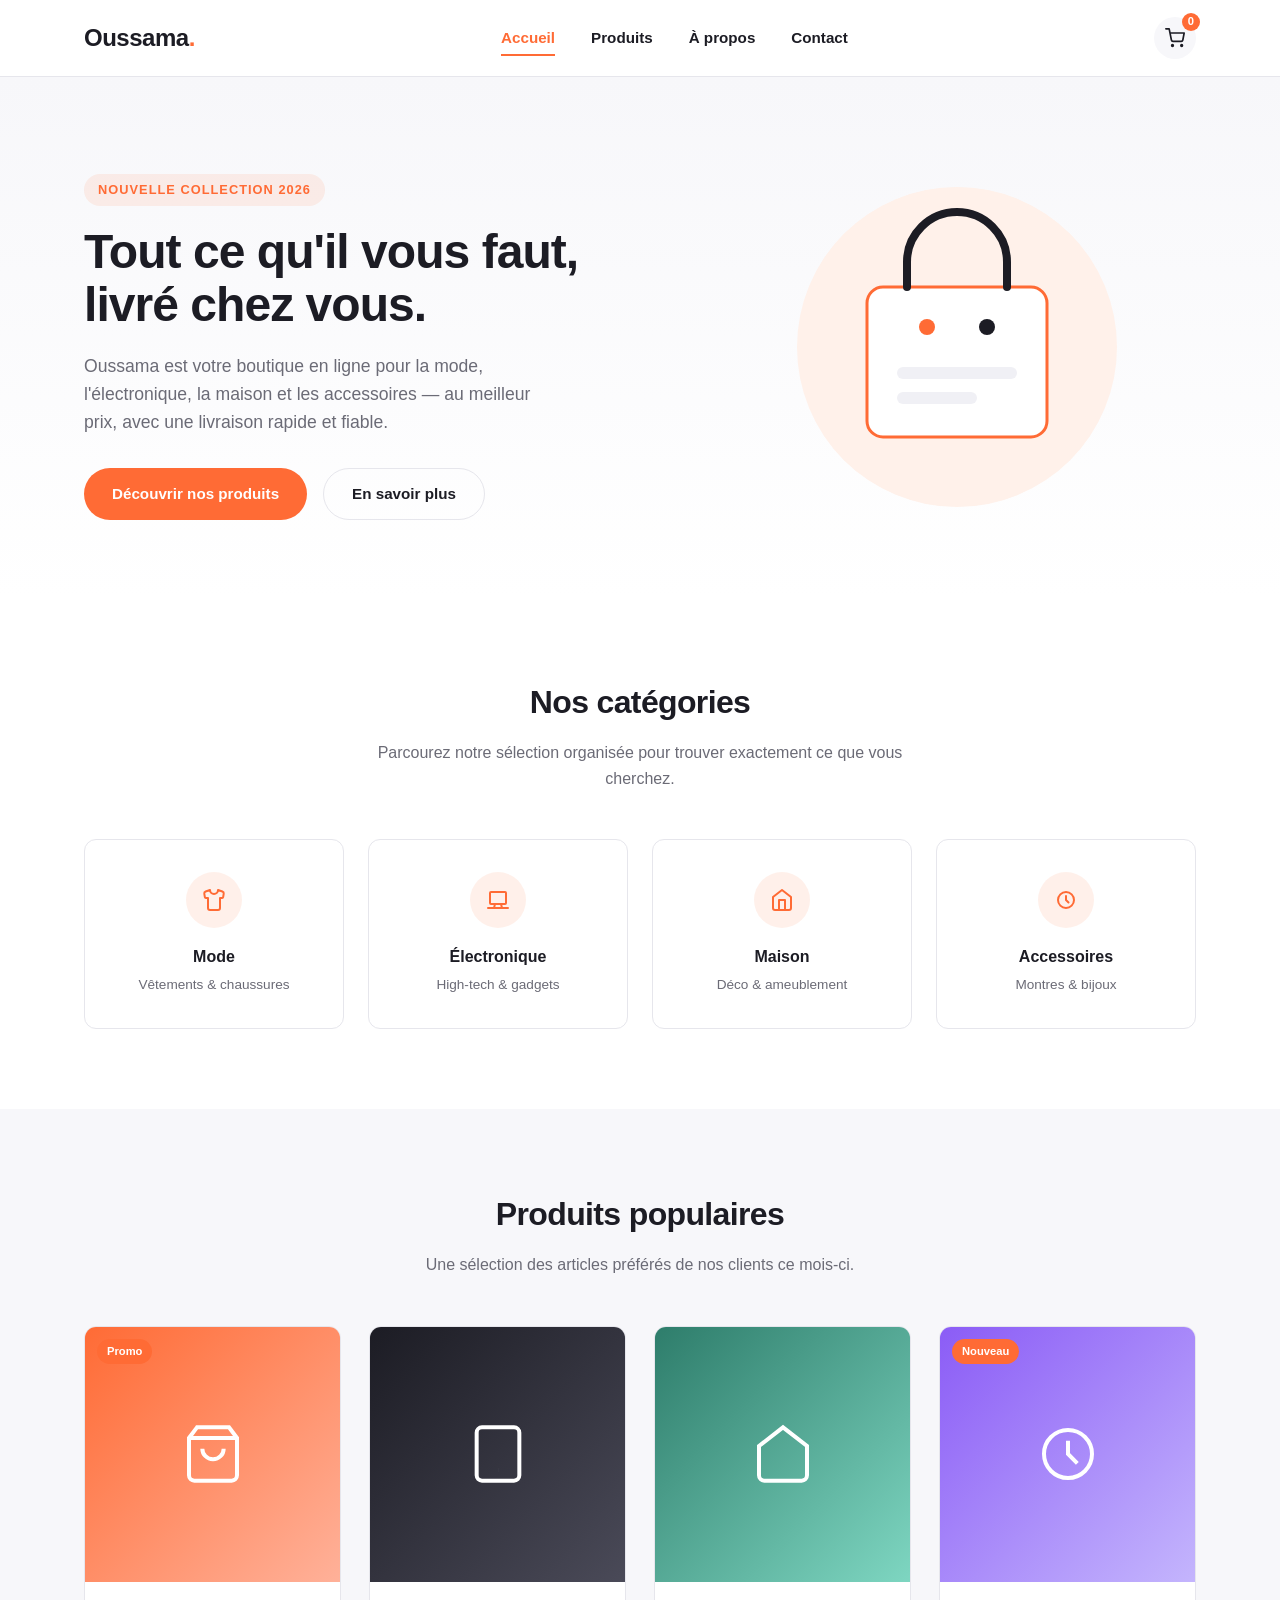
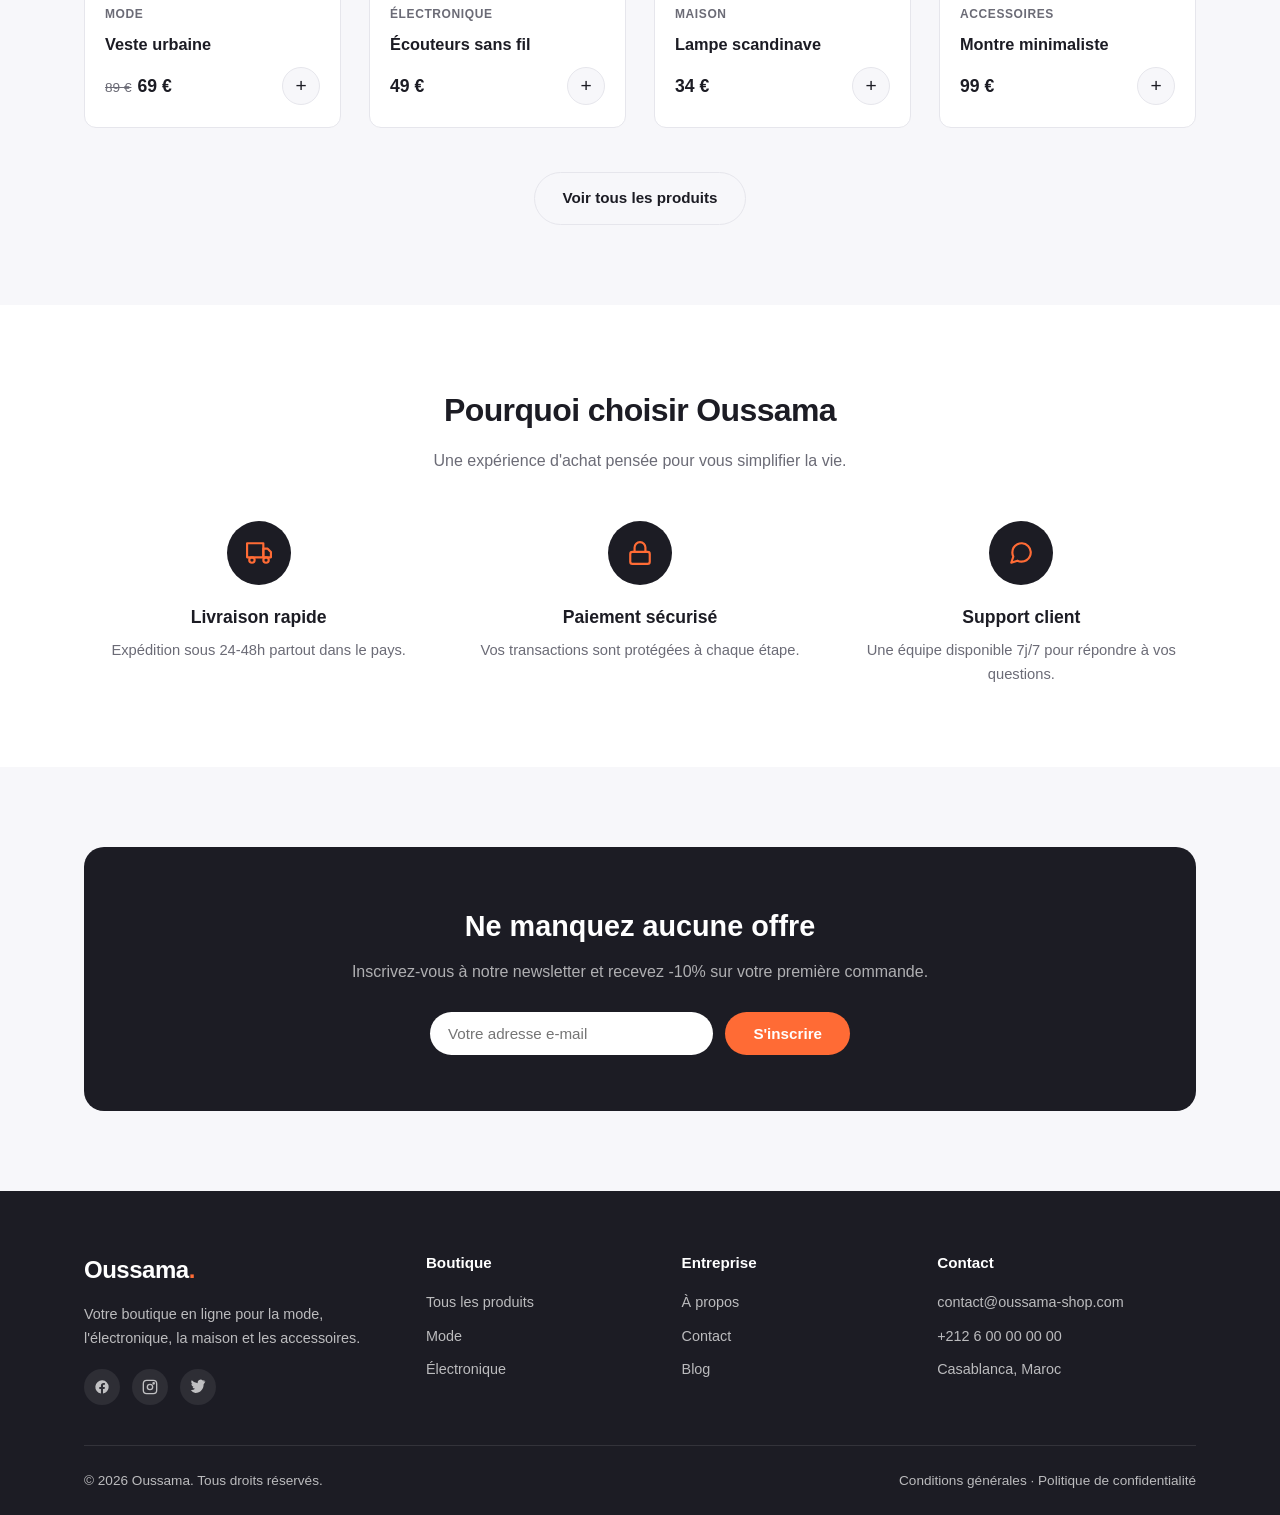
<file: index.html>
<!DOCTYPE html>
<html lang="fr">
<head>
<meta charset="UTF-8">
<meta name="viewport" content="width=device-width, initial-scale=1.0">
<title>Oussama | Boutique en ligne</title>
<meta name="description" content="Oussama - votre boutique en ligne pour la mode, l'électronique, la maison et les accessoires.">
<link rel="stylesheet" href="css/style.css">
</head>
<body>

<header class="site-header">
  <div class="container">
    <a href="index.html" class="logo">Oussama<span>.</span></a>
    <nav class="nav-links">
      <a href="index.html" class="active">Accueil</a>
      <a href="produits.html">Produits</a>
      <a href="apropos.html">À propos</a>
      <a href="contact.html">Contact</a>
    </nav>
    <div class="header-actions">
      <a href="#" class="cart-btn" aria-label="Panier">
        <svg width="20" height="20" viewBox="0 0 24 24" fill="none" stroke="currentColor" stroke-width="2" stroke-linecap="round" stroke-linejoin="round"><circle cx="9" cy="21" r="1"></circle><circle cx="20" cy="21" r="1"></circle><path d="M1 1h4l2.68 13.39a2 2 0 0 0 2 1.61h9.72a2 2 0 0 0 2-1.61L23 6H6"></path></svg>
        <span class="cart-count">0</span>
      </a>
      <button class="menu-toggle" aria-label="Menu"><span></span><span></span><span></span></button>
    </div>
  </div>
</header>

<section class="hero">
  <div class="container">
    <div>
      <span class="eyebrow">Nouvelle collection 2026</span>
      <h1>Tout ce qu'il vous faut, livré chez vous.</h1>
      <p>Oussama est votre boutique en ligne pour la mode, l'électronique, la maison et les accessoires — au meilleur prix, avec une livraison rapide et fiable.</p>
      <div class="hero-actions">
        <a href="produits.html" class="btn btn-primary">Découvrir nos produits</a>
        <a href="apropos.html" class="btn btn-outline">En savoir plus</a>
      </div>
    </div>
    <div class="hero-visual">
      <svg width="360" height="360" viewBox="0 0 360 360" fill="none">
        <circle cx="180" cy="180" r="160" fill="#FFF1EA"/>
        <rect x="90" y="120" width="180" height="150" rx="16" fill="#ffffff" stroke="#FF6B35" stroke-width="3"/>
        <path d="M130 120 V95 a50 50 0 0 1 100 0 V120" stroke="#1c1c24" stroke-width="8" fill="none" stroke-linecap="round"/>
        <circle cx="150" cy="160" r="8" fill="#FF6B35"/>
        <circle cx="210" cy="160" r="8" fill="#1c1c24"/>
        <rect x="120" y="200" width="120" height="12" rx="6" fill="#f0f0f5"/>
        <rect x="120" y="225" width="80" height="12" rx="6" fill="#f0f0f5"/>
      </svg>
    </div>
  </div>
</section>

<section>
  <div class="container">
    <div class="section-head">
      <h2>Nos catégories</h2>
      <p>Parcourez notre sélection organisée pour trouver exactement ce que vous cherchez.</p>
    </div>
    <div class="category-grid">
      <div class="category-card">
        <div class="category-icon">
          <svg width="24" height="24" viewBox="0 0 24 24" fill="none" stroke="currentColor" stroke-width="2" stroke-linecap="round" stroke-linejoin="round"><path d="M20.38 3.46 16 2a4 4 0 0 1-8 0L3.62 3.46a2 2 0 0 0-1.34 2.23l.58 3.47a1 1 0 0 0 .99.84H6v10a2 2 0 0 0 2 2h8a2 2 0 0 0 2-2V10h2.15a1 1 0 0 0 .99-.84l.58-3.47a2 2 0 0 0-1.34-2.23z"></path></svg>
        </div>
        <h3>Mode</h3>
        <p>Vêtements &amp; chaussures</p>
      </div>
      <div class="category-card">
        <div class="category-icon">
          <svg width="24" height="24" viewBox="0 0 24 24" fill="none" stroke="currentColor" stroke-width="2" stroke-linecap="round" stroke-linejoin="round"><rect x="4" y="4" width="16" height="12" rx="1"></rect><path d="M2 20h20M8 20l1-4h6l1 4"></path></svg>
        </div>
        <h3>Électronique</h3>
        <p>High-tech &amp; gadgets</p>
      </div>
      <div class="category-card">
        <div class="category-icon">
          <svg width="24" height="24" viewBox="0 0 24 24" fill="none" stroke="currentColor" stroke-width="2" stroke-linecap="round" stroke-linejoin="round"><path d="M3 9l9-7 9 7v11a2 2 0 0 1-2 2H5a2 2 0 0 1-2-2z"></path><polyline points="9 22 9 12 15 12 15 22"></polyline></svg>
        </div>
        <h3>Maison</h3>
        <p>Déco &amp; ameublement</p>
      </div>
      <div class="category-card">
        <div class="category-icon">
          <svg width="24" height="24" viewBox="0 0 24 24" fill="none" stroke="currentColor" stroke-width="2" stroke-linecap="round" stroke-linejoin="round"><circle cx="12" cy="12" r="8"></circle><polyline points="12 8 12 12 14.5 14.5"></polyline></svg>
        </div>
        <h3>Accessoires</h3>
        <p>Montres &amp; bijoux</p>
      </div>
    </div>
  </div>
</section>

<section class="alt-bg">
  <div class="container">
    <div class="section-head">
      <h2>Produits populaires</h2>
      <p>Une sélection des articles préférés de nos clients ce mois-ci.</p>
    </div>
    <div class="product-grid">
      <div class="product-card">
        <div class="product-thumb" style="background:linear-gradient(135deg,#FF6B35,#FFB199)">
          <span class="product-badge">Promo</span>
          <svg width="64" height="64" viewBox="0 0 24 24" fill="none" stroke="white" stroke-width="1.5"><path d="M6 2 3 6v14a2 2 0 0 0 2 2h14a2 2 0 0 0 2-2V6l-3-4z"></path><path d="M3 6h18"></path><path d="M16 10a4 4 0 0 1-8 0"></path></svg>
        </div>
        <div class="product-body">
          <span class="product-cat">Mode</span>
          <h3>Veste urbaine</h3>
          <div class="product-footer">
            <span class="price"><span class="price-old">89 €</span>69 €</span>
            <button class="add-btn" aria-label="Ajouter au panier">+</button>
          </div>
        </div>
      </div>
      <div class="product-card">
        <div class="product-thumb" style="background:linear-gradient(135deg,#1c1c24,#4a4a58)">
          <svg width="64" height="64" viewBox="0 0 24 24" fill="none" stroke="white" stroke-width="1.5"><rect x="4" y="2" width="16" height="20" rx="2"></rect><line x1="12" y1="18" x2="12.01" y2="18"></line></svg>
        </div>
        <div class="product-body">
          <span class="product-cat">Électronique</span>
          <h3>Écouteurs sans fil</h3>
          <div class="product-footer">
            <span class="price">49 €</span>
            <button class="add-btn" aria-label="Ajouter au panier">+</button>
          </div>
        </div>
      </div>
      <div class="product-card">
        <div class="product-thumb" style="background:linear-gradient(135deg,#2E7D6B,#7ED6C1)">
          <svg width="64" height="64" viewBox="0 0 24 24" fill="none" stroke="white" stroke-width="1.5"><path d="M3 9l9-7 9 7v11a2 2 0 0 1-2 2H5a2 2 0 0 1-2-2z"></path></svg>
        </div>
        <div class="product-body">
          <span class="product-cat">Maison</span>
          <h3>Lampe scandinave</h3>
          <div class="product-footer">
            <span class="price">34 €</span>
            <button class="add-btn" aria-label="Ajouter au panier">+</button>
          </div>
        </div>
      </div>
      <div class="product-card">
        <div class="product-thumb" style="background:linear-gradient(135deg,#8B5CF6,#C4B5FD)">
          <span class="product-badge">Nouveau</span>
          <svg width="64" height="64" viewBox="0 0 24 24" fill="none" stroke="white" stroke-width="1.5"><circle cx="12" cy="12" r="9"></circle><polyline points="12 7 12 12 15.5 15.5"></polyline></svg>
        </div>
        <div class="product-body">
          <span class="product-cat">Accessoires</span>
          <h3>Montre minimaliste</h3>
          <div class="product-footer">
            <span class="price">99 €</span>
            <button class="add-btn" aria-label="Ajouter au panier">+</button>
          </div>
        </div>
      </div>
    </div>
    <div style="text-align:center; margin-top:44px;">
      <a href="produits.html" class="btn btn-outline">Voir tous les produits</a>
    </div>
  </div>
</section>

<section>
  <div class="container">
    <div class="section-head">
      <h2>Pourquoi choisir Oussama</h2>
      <p>Une expérience d'achat pensée pour vous simplifier la vie.</p>
    </div>
    <div class="feature-grid">
      <div class="feature-card">
        <div class="feature-icon">
          <svg width="26" height="26" viewBox="0 0 24 24" fill="none" stroke="currentColor" stroke-width="2" stroke-linecap="round" stroke-linejoin="round"><rect x="1" y="3" width="15" height="13"></rect><polygon points="16 8 20 8 23 11 23 16 16 16 16 8"></polygon><circle cx="5.5" cy="18.5" r="2.5"></circle><circle cx="18.5" cy="18.5" r="2.5"></circle></svg>
        </div>
        <h3>Livraison rapide</h3>
        <p>Expédition sous 24-48h partout dans le pays.</p>
      </div>
      <div class="feature-card">
        <div class="feature-icon">
          <svg width="26" height="26" viewBox="0 0 24 24" fill="none" stroke="currentColor" stroke-width="2" stroke-linecap="round" stroke-linejoin="round"><rect x="3" y="11" width="18" height="11" rx="2"></rect><path d="M7 11V7a5 5 0 0 1 10 0v4"></path></svg>
        </div>
        <h3>Paiement sécurisé</h3>
        <p>Vos transactions sont protégées à chaque étape.</p>
      </div>
      <div class="feature-card">
        <div class="feature-icon">
          <svg width="26" height="26" viewBox="0 0 24 24" fill="none" stroke="currentColor" stroke-width="2" stroke-linecap="round" stroke-linejoin="round"><path d="M21 11.5a8.38 8.38 0 0 1-.9 3.8 8.5 8.5 0 0 1-7.6 4.7 8.38 8.38 0 0 1-3.8-.9L3 21l1.9-5.7a8.38 8.38 0 0 1-.9-3.8 8.5 8.5 0 0 1 4.7-7.6 8.38 8.38 0 0 1 3.8-.9h.5a8.48 8.48 0 0 1 8 8v.5z"></path></svg>
        </div>
        <h3>Support client</h3>
        <p>Une équipe disponible 7j/7 pour répondre à vos questions.</p>
      </div>
    </div>
  </div>
</section>

<section class="alt-bg">
  <div class="container">
    <div class="newsletter">
      <h2>Ne manquez aucune offre</h2>
      <p>Inscrivez-vous à notre newsletter et recevez -10% sur votre première commande.</p>
      <form class="newsletter-form">
        <input type="email" placeholder="Votre adresse e-mail" required>
        <button type="submit" class="btn btn-primary">S'inscrire</button>
      </form>
    </div>
  </div>
</section>

<footer class="site-footer">
  <div class="container">
    <div class="footer-grid">
      <div>
        <a href="index.html" class="logo">Oussama<span>.</span></a>
        <p>Votre boutique en ligne pour la mode, l'électronique, la maison et les accessoires.</p>
        <div class="social-links" style="margin-top:18px;">
          <a href="#" aria-label="Facebook"><svg width="16" height="16" viewBox="0 0 24 24" fill="currentColor"><path d="M22 12a10 10 0 1 0-11.6 9.9v-7H7.9V12h2.5V9.8c0-2.5 1.5-3.9 3.8-3.9 1.1 0 2.2.2 2.2.2v2.5h-1.3c-1.2 0-1.6.8-1.6 1.6V12h2.8l-.4 2.9h-2.4v7A10 10 0 0 0 22 12z"></path></svg></a>
          <a href="#" aria-label="Instagram"><svg width="16" height="16" viewBox="0 0 24 24" fill="none" stroke="currentColor" stroke-width="2"><rect x="2" y="2" width="20" height="20" rx="5"></rect><circle cx="12" cy="12" r="4"></circle><circle cx="17.5" cy="6.5" r="1"></circle></svg></a>
          <a href="#" aria-label="Twitter"><svg width="16" height="16" viewBox="0 0 24 24" fill="currentColor"><path d="M23 3a10.9 10.9 0 0 1-3.1.9 4.4 4.4 0 0 0 2-2.5 8.6 8.6 0 0 1-2.8 1 4.3 4.3 0 0 0-7.4 4 12.3 12.3 0 0 1-9-4.5 4.3 4.3 0 0 0 1.3 5.8 4.3 4.3 0 0 1-2-.5v.1a4.3 4.3 0 0 0 3.5 4.2 4.3 4.3 0 0 1-1.9.1 4.3 4.3 0 0 0 4 3 8.6 8.6 0 0 1-6.4 1.8A12.2 12.2 0 0 0 8 21c8 0 12.4-6.6 12.4-12.4v-.6A8.7 8.7 0 0 0 23 3z"></path></svg></a>
        </div>
      </div>
      <div class="footer-col">
        <h4>Boutique</h4>
        <ul>
          <li><a href="produits.html">Tous les produits</a></li>
          <li><a href="produits.html">Mode</a></li>
          <li><a href="produits.html">Électronique</a></li>
        </ul>
      </div>
      <div class="footer-col">
        <h4>Entreprise</h4>
        <ul>
          <li><a href="apropos.html">À propos</a></li>
          <li><a href="contact.html">Contact</a></li>
          <li><a href="#">Blog</a></li>
        </ul>
      </div>
      <div class="footer-col">
        <h4>Contact</h4>
        <ul>
          <li>contact@oussama-shop.com</li>
          <li>+212 6 00 00 00 00</li>
          <li>Casablanca, Maroc</li>
        </ul>
      </div>
    </div>
    <div class="footer-bottom">
      <span>© 2026 Oussama. Tous droits réservés.</span>
      <span>Conditions générales · Politique de confidentialité</span>
    </div>
  </div>
</footer>

<script src="js/script.js"></script>
</body>
</html>
</file>
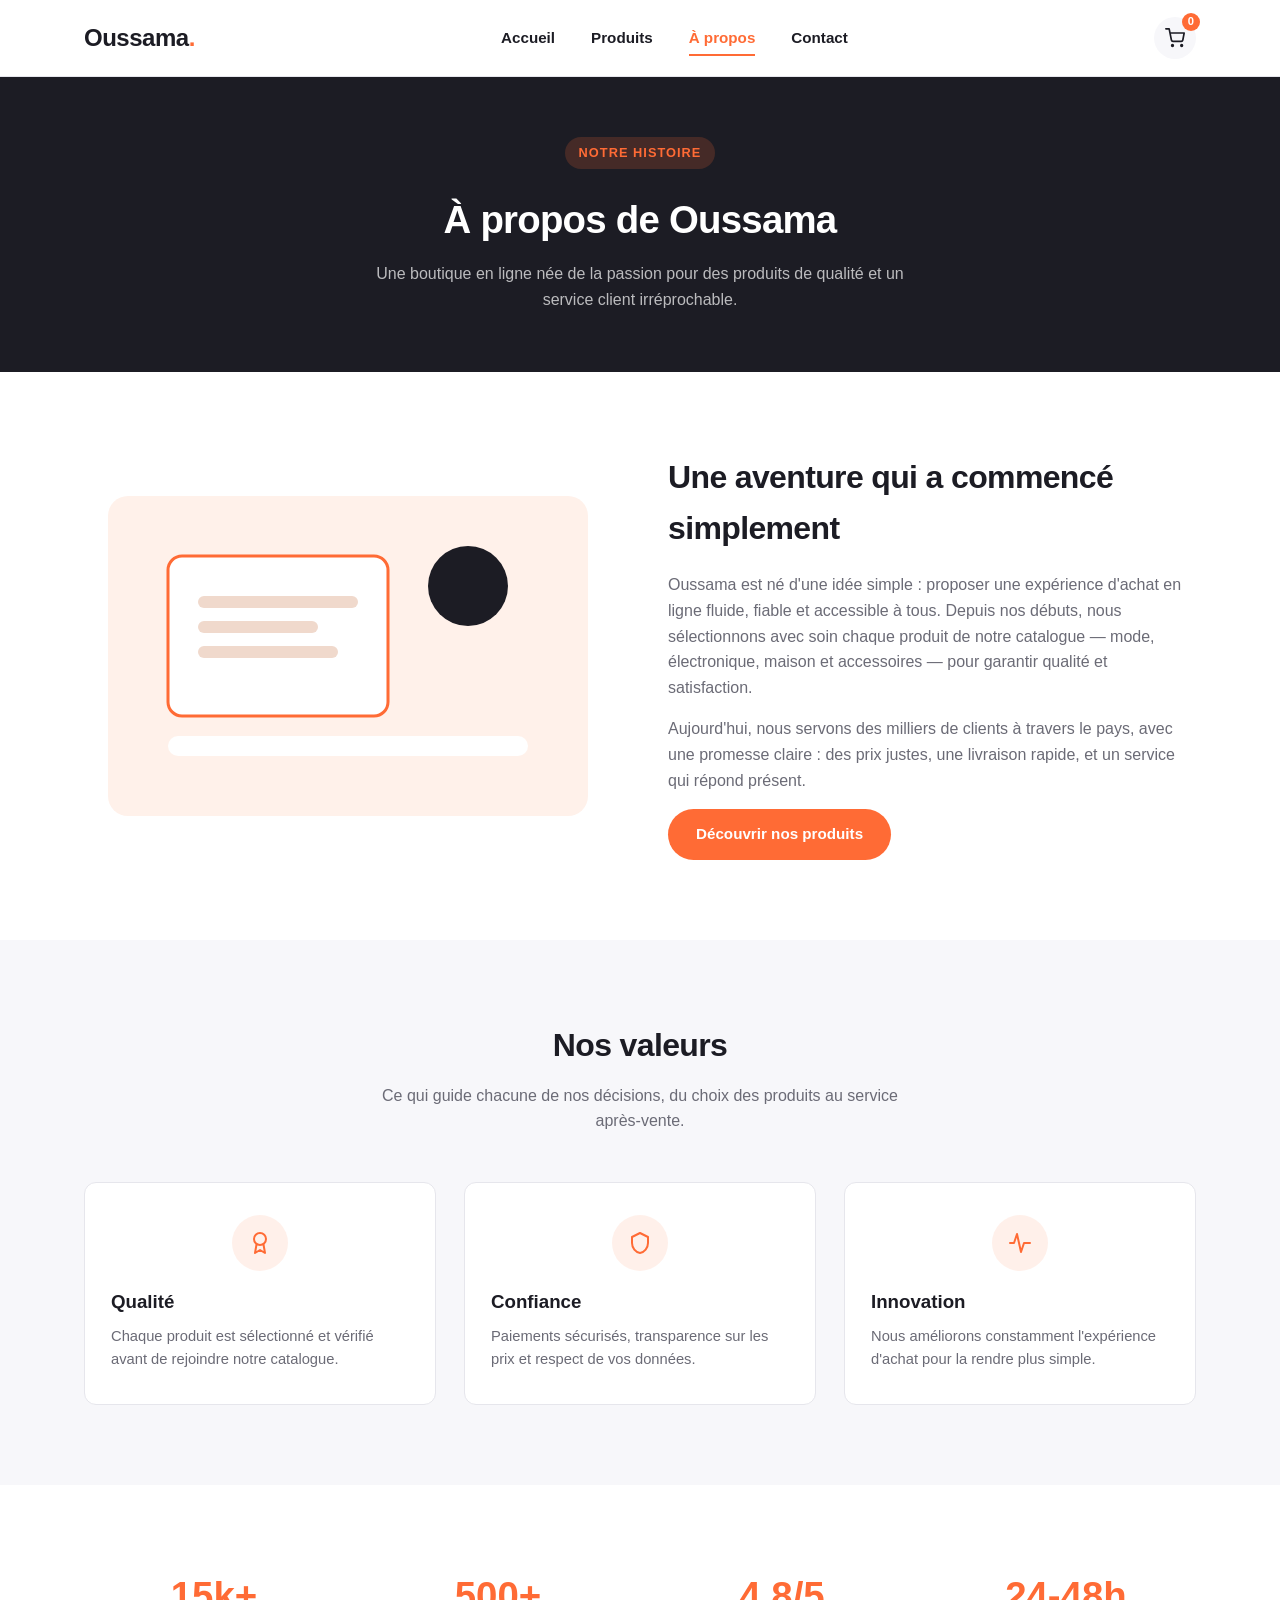
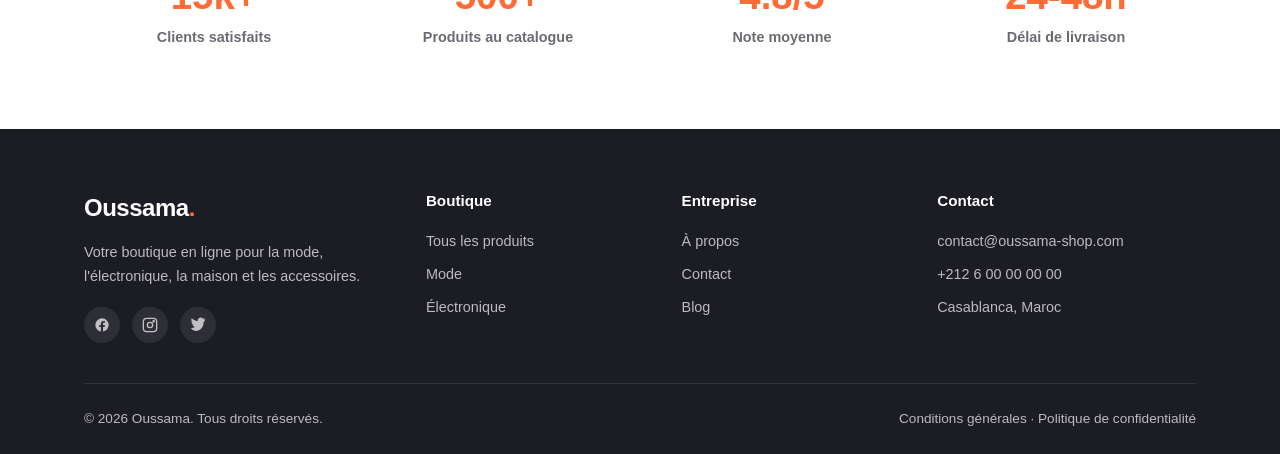
<file: apropos.html>
<!DOCTYPE html>
<html lang="fr">
<head>
<meta charset="UTF-8">
<meta name="viewport" content="width=device-width, initial-scale=1.0">
<title>À propos | Oussama</title>
<meta name="description" content="Découvrez l'histoire et les valeurs de Oussama, votre boutique en ligne de confiance.">
<link rel="stylesheet" href="css/style.css">
</head>
<body>

<header class="site-header">
  <div class="container">
    <a href="index.html" class="logo">Oussama<span>.</span></a>
    <nav class="nav-links">
      <a href="index.html">Accueil</a>
      <a href="produits.html">Produits</a>
      <a href="apropos.html" class="active">À propos</a>
      <a href="contact.html">Contact</a>
    </nav>
    <div class="header-actions">
      <a href="#" class="cart-btn" aria-label="Panier">
        <svg width="20" height="20" viewBox="0 0 24 24" fill="none" stroke="currentColor" stroke-width="2" stroke-linecap="round" stroke-linejoin="round"><circle cx="9" cy="21" r="1"></circle><circle cx="20" cy="21" r="1"></circle><path d="M1 1h4l2.68 13.39a2 2 0 0 0 2 1.61h9.72a2 2 0 0 0 2-1.61L23 6H6"></path></svg>
        <span class="cart-count">0</span>
      </a>
      <button class="menu-toggle" aria-label="Menu"><span></span><span></span><span></span></button>
    </div>
  </div>
</header>

<section class="page-banner">
  <div class="container">
    <span class="eyebrow">Notre histoire</span>
    <h1>À propos de Oussama</h1>
    <p>Une boutique en ligne née de la passion pour des produits de qualité et un service client irréprochable.</p>
  </div>
</section>

<section>
  <div class="container">
    <div class="about-grid">
      <div>
        <svg width="100%" height="320" viewBox="0 0 480 320" fill="none">
          <rect width="480" height="320" rx="20" fill="#FFF1EA"/>
          <rect x="60" y="60" width="220" height="160" rx="14" fill="#ffffff" stroke="#FF6B35" stroke-width="3"/>
          <circle cx="360" cy="90" r="40" fill="#1c1c24"/>
          <rect x="60" y="240" width="360" height="20" rx="10" fill="#ffffff"/>
          <rect x="90" y="100" width="160" height="12" rx="6" fill="#f0d9cc"/>
          <rect x="90" y="125" width="120" height="12" rx="6" fill="#f0d9cc"/>
          <rect x="90" y="150" width="140" height="12" rx="6" fill="#f0d9cc"/>
        </svg>
      </div>
      <div>
        <h2>Une aventure qui a commencé simplement</h2>
        <p>Oussama est né d'une idée simple : proposer une expérience d'achat en ligne fluide, fiable et accessible à tous. Depuis nos débuts, nous sélectionnons avec soin chaque produit de notre catalogue — mode, électronique, maison et accessoires — pour garantir qualité et satisfaction.</p>
        <p>Aujourd'hui, nous servons des milliers de clients à travers le pays, avec une promesse claire : des prix justes, une livraison rapide, et un service qui répond présent.</p>
        <a href="produits.html" class="btn btn-primary">Découvrir nos produits</a>
      </div>
    </div>
  </div>
</section>

<section class="alt-bg">
  <div class="container">
    <div class="section-head">
      <h2>Nos valeurs</h2>
      <p>Ce qui guide chacune de nos décisions, du choix des produits au service après-vente.</p>
    </div>
    <div class="values-grid">
      <div class="value-card">
        <div class="category-icon">
          <svg width="24" height="24" viewBox="0 0 24 24" fill="none" stroke="currentColor" stroke-width="2" stroke-linecap="round" stroke-linejoin="round"><circle cx="12" cy="8" r="6"></circle><path d="M15.5 13.5 17 22l-5-3-5 3 1.5-8.5"></path></svg>
        </div>
        <h3>Qualité</h3>
        <p>Chaque produit est sélectionné et vérifié avant de rejoindre notre catalogue.</p>
      </div>
      <div class="value-card">
        <div class="category-icon">
          <svg width="24" height="24" viewBox="0 0 24 24" fill="none" stroke="currentColor" stroke-width="2" stroke-linecap="round" stroke-linejoin="round"><path d="M12 2 4 6v6c0 5 3.6 9.3 8 10 4.4-.7 8-5 8-10V6z"></path></svg>
        </div>
        <h3>Confiance</h3>
        <p>Paiements sécurisés, transparence sur les prix et respect de vos données.</p>
      </div>
      <div class="value-card">
        <div class="category-icon">
          <svg width="24" height="24" viewBox="0 0 24 24" fill="none" stroke="currentColor" stroke-width="2" stroke-linecap="round" stroke-linejoin="round"><path d="M2 12h4l3-9 4 18 3-9h6"></path></svg>
        </div>
        <h3>Innovation</h3>
        <p>Nous améliorons constamment l'expérience d'achat pour la rendre plus simple.</p>
      </div>
    </div>
  </div>
</section>

<section>
  <div class="container">
    <div class="stats-grid">
      <div>
        <div class="stat-num">15k+</div>
        <div class="stat-label">Clients satisfaits</div>
      </div>
      <div>
        <div class="stat-num">500+</div>
        <div class="stat-label">Produits au catalogue</div>
      </div>
      <div>
        <div class="stat-num">4.8/5</div>
        <div class="stat-label">Note moyenne</div>
      </div>
      <div>
        <div class="stat-num">24-48h</div>
        <div class="stat-label">Délai de livraison</div>
      </div>
    </div>
  </div>
</section>

<footer class="site-footer">
  <div class="container">
    <div class="footer-grid">
      <div>
        <a href="index.html" class="logo">Oussama<span>.</span></a>
        <p>Votre boutique en ligne pour la mode, l'électronique, la maison et les accessoires.</p>
        <div class="social-links" style="margin-top:18px;">
          <a href="#" aria-label="Facebook"><svg width="16" height="16" viewBox="0 0 24 24" fill="currentColor"><path d="M22 12a10 10 0 1 0-11.6 9.9v-7H7.9V12h2.5V9.8c0-2.5 1.5-3.9 3.8-3.9 1.1 0 2.2.2 2.2.2v2.5h-1.3c-1.2 0-1.6.8-1.6 1.6V12h2.8l-.4 2.9h-2.4v7A10 10 0 0 0 22 12z"></path></svg></a>
          <a href="#" aria-label="Instagram"><svg width="16" height="16" viewBox="0 0 24 24" fill="none" stroke="currentColor" stroke-width="2"><rect x="2" y="2" width="20" height="20" rx="5"></rect><circle cx="12" cy="12" r="4"></circle><circle cx="17.5" cy="6.5" r="1"></circle></svg></a>
          <a href="#" aria-label="Twitter"><svg width="16" height="16" viewBox="0 0 24 24" fill="currentColor"><path d="M23 3a10.9 10.9 0 0 1-3.1.9 4.4 4.4 0 0 0 2-2.5 8.6 8.6 0 0 1-2.8 1 4.3 4.3 0 0 0-7.4 4 12.3 12.3 0 0 1-9-4.5 4.3 4.3 0 0 0 1.3 5.8 4.3 4.3 0 0 1-2-.5v.1a4.3 4.3 0 0 0 3.5 4.2 4.3 4.3 0 0 1-1.9.1 4.3 4.3 0 0 0 4 3 8.6 8.6 0 0 1-6.4 1.8A12.2 12.2 0 0 0 8 21c8 0 12.4-6.6 12.4-12.4v-.6A8.7 8.7 0 0 0 23 3z"></path></svg></a>
        </div>
      </div>
      <div class="footer-col">
        <h4>Boutique</h4>
        <ul>
          <li><a href="produits.html">Tous les produits</a></li>
          <li><a href="produits.html">Mode</a></li>
          <li><a href="produits.html">Électronique</a></li>
        </ul>
      </div>
      <div class="footer-col">
        <h4>Entreprise</h4>
        <ul>
          <li><a href="apropos.html">À propos</a></li>
          <li><a href="contact.html">Contact</a></li>
          <li><a href="#">Blog</a></li>
        </ul>
      </div>
      <div class="footer-col">
        <h4>Contact</h4>
        <ul>
          <li>contact@oussama-shop.com</li>
          <li>+212 6 00 00 00 00</li>
          <li>Casablanca, Maroc</li>
        </ul>
      </div>
    </div>
    <div class="footer-bottom">
      <span>© 2026 Oussama. Tous droits réservés.</span>
      <span>Conditions générales · Politique de confidentialité</span>
    </div>
  </div>
</footer>

<script src="js/script.js"></script>
</body>
</html>
</file>
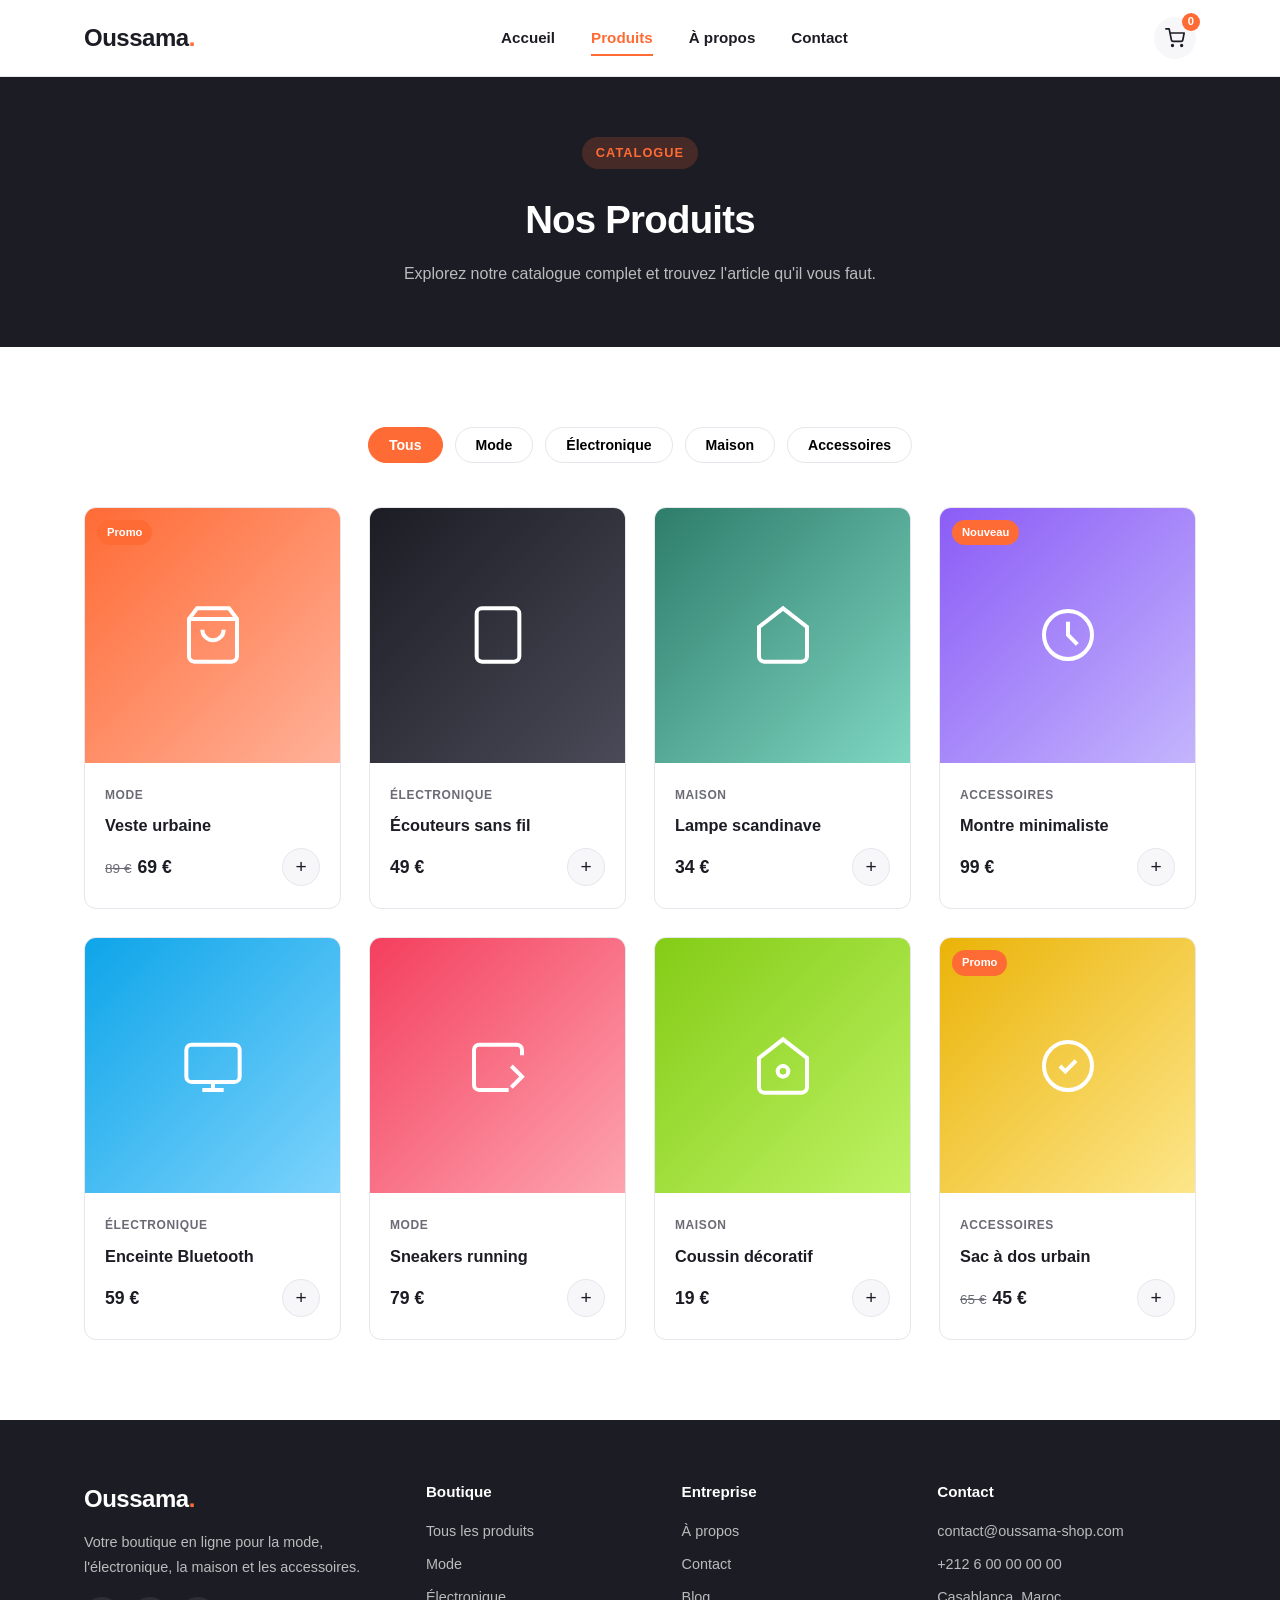
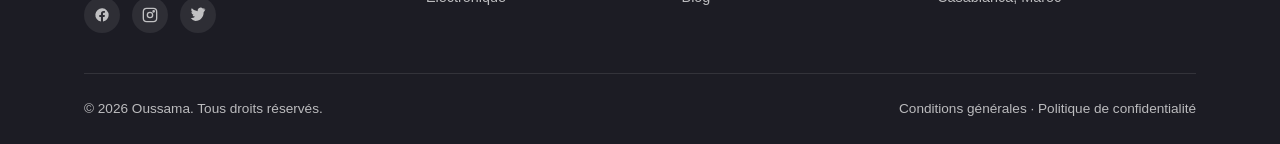
<file: produits.html>
<!DOCTYPE html>
<html lang="fr">
<head>
<meta charset="UTF-8">
<meta name="viewport" content="width=device-width, initial-scale=1.0">
<title>Produits | Oussama</title>
<meta name="description" content="Découvrez tous les produits Oussama : mode, électronique, maison et accessoires.">
<link rel="stylesheet" href="css/style.css">
</head>
<body>

<header class="site-header">
  <div class="container">
    <a href="index.html" class="logo">Oussama<span>.</span></a>
    <nav class="nav-links">
      <a href="index.html">Accueil</a>
      <a href="produits.html" class="active">Produits</a>
      <a href="apropos.html">À propos</a>
      <a href="contact.html">Contact</a>
    </nav>
    <div class="header-actions">
      <a href="#" class="cart-btn" aria-label="Panier">
        <svg width="20" height="20" viewBox="0 0 24 24" fill="none" stroke="currentColor" stroke-width="2" stroke-linecap="round" stroke-linejoin="round"><circle cx="9" cy="21" r="1"></circle><circle cx="20" cy="21" r="1"></circle><path d="M1 1h4l2.68 13.39a2 2 0 0 0 2 1.61h9.72a2 2 0 0 0 2-1.61L23 6H6"></path></svg>
        <span class="cart-count">0</span>
      </a>
      <button class="menu-toggle" aria-label="Menu"><span></span><span></span><span></span></button>
    </div>
  </div>
</header>

<section class="page-banner">
  <div class="container">
    <span class="eyebrow">Catalogue</span>
    <h1>Nos Produits</h1>
    <p>Explorez notre catalogue complet et trouvez l'article qu'il vous faut.</p>
  </div>
</section>

<section>
  <div class="container">
    <div class="filter-bar">
      <button class="filter-chip active">Tous</button>
      <button class="filter-chip">Mode</button>
      <button class="filter-chip">Électronique</button>
      <button class="filter-chip">Maison</button>
      <button class="filter-chip">Accessoires</button>
    </div>
    <div class="product-grid">

      <div class="product-card">
        <div class="product-thumb" style="background:linear-gradient(135deg,#FF6B35,#FFB199)">
          <span class="product-badge">Promo</span>
          <svg width="64" height="64" viewBox="0 0 24 24" fill="none" stroke="white" stroke-width="1.5"><path d="M6 2 3 6v14a2 2 0 0 0 2 2h14a2 2 0 0 0 2-2V6l-3-4z"></path><path d="M3 6h18"></path><path d="M16 10a4 4 0 0 1-8 0"></path></svg>
        </div>
        <div class="product-body">
          <span class="product-cat">Mode</span>
          <h3>Veste urbaine</h3>
          <div class="product-footer">
            <span class="price"><span class="price-old">89 €</span>69 €</span>
            <button class="add-btn" aria-label="Ajouter au panier">+</button>
          </div>
        </div>
      </div>

      <div class="product-card">
        <div class="product-thumb" style="background:linear-gradient(135deg,#1c1c24,#4a4a58)">
          <svg width="64" height="64" viewBox="0 0 24 24" fill="none" stroke="white" stroke-width="1.5"><rect x="4" y="2" width="16" height="20" rx="2"></rect><line x1="12" y1="18" x2="12.01" y2="18"></line></svg>
        </div>
        <div class="product-body">
          <span class="product-cat">Électronique</span>
          <h3>Écouteurs sans fil</h3>
          <div class="product-footer">
            <span class="price">49 €</span>
            <button class="add-btn" aria-label="Ajouter au panier">+</button>
          </div>
        </div>
      </div>

      <div class="product-card">
        <div class="product-thumb" style="background:linear-gradient(135deg,#2E7D6B,#7ED6C1)">
          <svg width="64" height="64" viewBox="0 0 24 24" fill="none" stroke="white" stroke-width="1.5"><path d="M3 9l9-7 9 7v11a2 2 0 0 1-2 2H5a2 2 0 0 1-2-2z"></path></svg>
        </div>
        <div class="product-body">
          <span class="product-cat">Maison</span>
          <h3>Lampe scandinave</h3>
          <div class="product-footer">
            <span class="price">34 €</span>
            <button class="add-btn" aria-label="Ajouter au panier">+</button>
          </div>
        </div>
      </div>

      <div class="product-card">
        <div class="product-thumb" style="background:linear-gradient(135deg,#8B5CF6,#C4B5FD)">
          <span class="product-badge">Nouveau</span>
          <svg width="64" height="64" viewBox="0 0 24 24" fill="none" stroke="white" stroke-width="1.5"><circle cx="12" cy="12" r="9"></circle><polyline points="12 7 12 12 15.5 15.5"></polyline></svg>
        </div>
        <div class="product-body">
          <span class="product-cat">Accessoires</span>
          <h3>Montre minimaliste</h3>
          <div class="product-footer">
            <span class="price">99 €</span>
            <button class="add-btn" aria-label="Ajouter au panier">+</button>
          </div>
        </div>
      </div>

      <div class="product-card">
        <div class="product-thumb" style="background:linear-gradient(135deg,#0EA5E9,#7DD3FC)">
          <svg width="64" height="64" viewBox="0 0 24 24" fill="none" stroke="white" stroke-width="1.5"><rect x="2" y="4" width="20" height="14" rx="2"></rect><line x1="8" y1="21" x2="16" y2="21"></line><line x1="12" y1="18" x2="12" y2="21"></line></svg>
        </div>
        <div class="product-body">
          <span class="product-cat">Électronique</span>
          <h3>Enceinte Bluetooth</h3>
          <div class="product-footer">
            <span class="price">59 €</span>
            <button class="add-btn" aria-label="Ajouter au panier">+</button>
          </div>
        </div>
      </div>

      <div class="product-card">
        <div class="product-thumb" style="background:linear-gradient(135deg,#F43F5E,#FDA4AF)">
          <svg width="64" height="64" viewBox="0 0 24 24" fill="none" stroke="white" stroke-width="1.5"><path d="M21 8V6a2 2 0 0 0-2-2H5a2 2 0 0 0-2 2v13a2 2 0 0 0 2 2h11"></path><path d="M17 12l4 4-4 4"></path></svg>
        </div>
        <div class="product-body">
          <span class="product-cat">Mode</span>
          <h3>Sneakers running</h3>
          <div class="product-footer">
            <span class="price">79 €</span>
            <button class="add-btn" aria-label="Ajouter au panier">+</button>
          </div>
        </div>
      </div>

      <div class="product-card">
        <div class="product-thumb" style="background:linear-gradient(135deg,#84CC16,#BEF264)">
          <svg width="64" height="64" viewBox="0 0 24 24" fill="none" stroke="white" stroke-width="1.5"><path d="M3 9l9-7 9 7v11a2 2 0 0 1-2 2H5a2 2 0 0 1-2-2z"></path><circle cx="12" cy="14" r="2"></circle></svg>
        </div>
        <div class="product-body">
          <span class="product-cat">Maison</span>
          <h3>Coussin décoratif</h3>
          <div class="product-footer">
            <span class="price">19 €</span>
            <button class="add-btn" aria-label="Ajouter au panier">+</button>
          </div>
        </div>
      </div>

      <div class="product-card">
        <div class="product-thumb" style="background:linear-gradient(135deg,#EAB308,#FDE68A)">
          <span class="product-badge">Promo</span>
          <svg width="64" height="64" viewBox="0 0 24 24" fill="none" stroke="white" stroke-width="1.5"><circle cx="12" cy="12" r="9"></circle><path d="M9 12l2 2 4-4"></path></svg>
        </div>
        <div class="product-body">
          <span class="product-cat">Accessoires</span>
          <h3>Sac à dos urbain</h3>
          <div class="product-footer">
            <span class="price"><span class="price-old">65 €</span>45 €</span>
            <button class="add-btn" aria-label="Ajouter au panier">+</button>
          </div>
        </div>
      </div>

    </div>
  </div>
</section>

<footer class="site-footer">
  <div class="container">
    <div class="footer-grid">
      <div>
        <a href="index.html" class="logo">Oussama<span>.</span></a>
        <p>Votre boutique en ligne pour la mode, l'électronique, la maison et les accessoires.</p>
        <div class="social-links" style="margin-top:18px;">
          <a href="#" aria-label="Facebook"><svg width="16" height="16" viewBox="0 0 24 24" fill="currentColor"><path d="M22 12a10 10 0 1 0-11.6 9.9v-7H7.9V12h2.5V9.8c0-2.5 1.5-3.9 3.8-3.9 1.1 0 2.2.2 2.2.2v2.5h-1.3c-1.2 0-1.6.8-1.6 1.6V12h2.8l-.4 2.9h-2.4v7A10 10 0 0 0 22 12z"></path></svg></a>
          <a href="#" aria-label="Instagram"><svg width="16" height="16" viewBox="0 0 24 24" fill="none" stroke="currentColor" stroke-width="2"><rect x="2" y="2" width="20" height="20" rx="5"></rect><circle cx="12" cy="12" r="4"></circle><circle cx="17.5" cy="6.5" r="1"></circle></svg></a>
          <a href="#" aria-label="Twitter"><svg width="16" height="16" viewBox="0 0 24 24" fill="currentColor"><path d="M23 3a10.9 10.9 0 0 1-3.1.9 4.4 4.4 0 0 0 2-2.5 8.6 8.6 0 0 1-2.8 1 4.3 4.3 0 0 0-7.4 4 12.3 12.3 0 0 1-9-4.5 4.3 4.3 0 0 0 1.3 5.8 4.3 4.3 0 0 1-2-.5v.1a4.3 4.3 0 0 0 3.5 4.2 4.3 4.3 0 0 1-1.9.1 4.3 4.3 0 0 0 4 3 8.6 8.6 0 0 1-6.4 1.8A12.2 12.2 0 0 0 8 21c8 0 12.4-6.6 12.4-12.4v-.6A8.7 8.7 0 0 0 23 3z"></path></svg></a>
        </div>
      </div>
      <div class="footer-col">
        <h4>Boutique</h4>
        <ul>
          <li><a href="produits.html">Tous les produits</a></li>
          <li><a href="produits.html">Mode</a></li>
          <li><a href="produits.html">Électronique</a></li>
        </ul>
      </div>
      <div class="footer-col">
        <h4>Entreprise</h4>
        <ul>
          <li><a href="apropos.html">À propos</a></li>
          <li><a href="contact.html">Contact</a></li>
          <li><a href="#">Blog</a></li>
        </ul>
      </div>
      <div class="footer-col">
        <h4>Contact</h4>
        <ul>
          <li>contact@oussama-shop.com</li>
          <li>+212 6 00 00 00 00</li>
          <li>Casablanca, Maroc</li>
        </ul>
      </div>
    </div>
    <div class="footer-bottom">
      <span>© 2026 Oussama. Tous droits réservés.</span>
      <span>Conditions générales · Politique de confidentialité</span>
    </div>
  </div>
</footer>

<script src="js/script.js"></script>
</body>
</html>
</file>
<file: css/style.css>
:root {
  --bg: #ffffff;
  --bg-alt: #f7f7fa;
  --text: #1c1c24;
  --text-muted: #6b6b76;
  --primary: #ff6b35;
  --primary-dark: #e0551f;
  --dark: #1c1c24;
  --border: #e6e6ec;
  --radius: 12px;
  --shadow: 0 4px 20px rgba(28, 28, 36, 0.06);
  --shadow-hover: 0 10px 30px rgba(28, 28, 36, 0.12);
  --max-width: 1160px;
}

* {
  box-sizing: border-box;
  margin: 0;
  padding: 0;
}

html {
  scroll-behavior: smooth;
}

body {
  font-family: -apple-system, BlinkMacSystemFont, "Segoe UI", Roboto, Helvetica, Arial, sans-serif;
  color: var(--text);
  background: var(--bg);
  line-height: 1.6;
}

img, svg {
  display: block;
  max-width: 100%;
}

a {
  color: inherit;
  text-decoration: none;
}

ul {
  list-style: none;
}

.container {
  max-width: var(--max-width);
  margin: 0 auto;
  padding: 0 24px;
}

/* Header */
.site-header {
  position: sticky;
  top: 0;
  z-index: 100;
  background: rgba(255, 255, 255, 0.92);
  backdrop-filter: blur(8px);
  border-bottom: 1px solid var(--border);
}

.site-header .container {
  display: flex;
  align-items: center;
  justify-content: space-between;
  height: 76px;
}

.logo {
  font-size: 1.5rem;
  font-weight: 800;
  letter-spacing: -0.02em;
}

.logo span {
  color: var(--primary);
}

.nav-links {
  display: flex;
  gap: 36px;
  font-weight: 600;
  font-size: 0.95rem;
}

.nav-links a {
  position: relative;
  color: var(--text);
  transition: color 0.2s;
}

.nav-links a::after {
  content: "";
  position: absolute;
  left: 0;
  bottom: -6px;
  width: 0;
  height: 2px;
  background: var(--primary);
  transition: width 0.2s;
}

.nav-links a:hover,
.nav-links a.active {
  color: var(--primary);
}

.nav-links a:hover::after,
.nav-links a.active::after {
  width: 100%;
}

.header-actions {
  display: flex;
  align-items: center;
  gap: 18px;
}

.cart-btn {
  position: relative;
  display: flex;
  align-items: center;
  justify-content: center;
  width: 42px;
  height: 42px;
  border-radius: 50%;
  background: var(--bg-alt);
  transition: background 0.2s;
}

.cart-btn:hover {
  background: var(--border);
}

.cart-count {
  position: absolute;
  top: -4px;
  right: -4px;
  background: var(--primary);
  color: #fff;
  font-size: 0.7rem;
  font-weight: 700;
  width: 18px;
  height: 18px;
  border-radius: 50%;
  display: flex;
  align-items: center;
  justify-content: center;
}

.btn {
  display: inline-flex;
  align-items: center;
  justify-content: center;
  gap: 8px;
  padding: 13px 28px;
  border-radius: 999px;
  font-weight: 700;
  font-size: 0.95rem;
  border: none;
  cursor: pointer;
  transition: transform 0.15s, box-shadow 0.15s, background 0.15s;
}

.btn-primary {
  background: var(--primary);
  color: #fff;
}

.btn-primary:hover {
  background: var(--primary-dark);
  transform: translateY(-2px);
  box-shadow: var(--shadow-hover);
}

.btn-outline {
  background: transparent;
  color: var(--text);
  border: 1.5px solid var(--border);
}

.btn-outline:hover {
  border-color: var(--primary);
  color: var(--primary);
}

.menu-toggle {
  display: none;
  flex-direction: column;
  gap: 5px;
  background: none;
  border: none;
  cursor: pointer;
  padding: 8px;
}

.menu-toggle span {
  width: 24px;
  height: 2px;
  background: var(--text);
  border-radius: 2px;
}

/* Hero */
.hero {
  padding: 90px 0 70px;
  background: linear-gradient(180deg, var(--bg-alt) 0%, var(--bg) 100%);
}

.hero .container {
  display: grid;
  grid-template-columns: 1.1fr 0.9fr;
  gap: 48px;
  align-items: center;
}

.eyebrow {
  display: inline-block;
  font-size: 0.8rem;
  font-weight: 700;
  letter-spacing: 0.08em;
  text-transform: uppercase;
  color: var(--primary);
  background: rgba(255, 107, 53, 0.1);
  padding: 6px 14px;
  border-radius: 999px;
  margin-bottom: 20px;
}

.hero h1 {
  font-size: 3rem;
  font-weight: 800;
  letter-spacing: -0.02em;
  line-height: 1.1;
  margin-bottom: 20px;
}

.hero p {
  color: var(--text-muted);
  font-size: 1.1rem;
  max-width: 480px;
  margin-bottom: 32px;
}

.hero-actions {
  display: flex;
  gap: 16px;
}

.hero-visual {
  display: flex;
  align-items: center;
  justify-content: center;
}

/* Page banner (inner pages) */
.page-banner {
  padding: 60px 0;
  background: var(--dark);
  color: #fff;
  text-align: center;
}

.page-banner .eyebrow {
  background: rgba(255, 107, 53, 0.18);
}

.page-banner h1 {
  font-size: 2.4rem;
  font-weight: 800;
  letter-spacing: -0.02em;
  margin-bottom: 10px;
}

.page-banner p {
  color: rgba(255, 255, 255, 0.7);
  max-width: 560px;
  margin: 0 auto;
}

/* Sections */
section {
  padding: 80px 0;
}

.section-head {
  text-align: center;
  max-width: 560px;
  margin: 0 auto 48px;
}

.section-head h2 {
  font-size: 2rem;
  font-weight: 800;
  letter-spacing: -0.02em;
  margin-bottom: 12px;
}

.section-head p {
  color: var(--text-muted);
}

.alt-bg {
  background: var(--bg-alt);
}

/* Category grid */
.category-grid {
  display: grid;
  grid-template-columns: repeat(4, 1fr);
  gap: 24px;
}

.category-card {
  background: var(--bg);
  border: 1px solid var(--border);
  border-radius: var(--radius);
  padding: 32px 20px;
  text-align: center;
  transition: transform 0.2s, box-shadow 0.2s;
}

.category-card:hover {
  transform: translateY(-4px);
  box-shadow: var(--shadow);
}

.category-icon {
  width: 56px;
  height: 56px;
  margin: 0 auto 16px;
  display: flex;
  align-items: center;
  justify-content: center;
  border-radius: 50%;
  background: rgba(255, 107, 53, 0.1);
  color: var(--primary);
}

.category-card h3 {
  font-size: 1rem;
  font-weight: 700;
  margin-bottom: 4px;
}

.category-card p {
  font-size: 0.85rem;
  color: var(--text-muted);
}

/* Product grid */
.product-grid {
  display: grid;
  grid-template-columns: repeat(4, 1fr);
  gap: 28px;
}

.product-card {
  background: var(--bg);
  border: 1px solid var(--border);
  border-radius: var(--radius);
  overflow: hidden;
  transition: transform 0.2s, box-shadow 0.2s;
}

.product-card:hover {
  transform: translateY(-4px);
  box-shadow: var(--shadow-hover);
}

.product-thumb {
  aspect-ratio: 1 / 1;
  display: flex;
  align-items: center;
  justify-content: center;
  color: #fff;
  position: relative;
}

.product-badge {
  position: absolute;
  top: 12px;
  left: 12px;
  background: var(--primary);
  color: #fff;
  font-size: 0.7rem;
  font-weight: 700;
  padding: 4px 10px;
  border-radius: 999px;
}

.product-body {
  padding: 18px 20px 22px;
}

.product-cat {
  font-size: 0.75rem;
  color: var(--text-muted);
  text-transform: uppercase;
  letter-spacing: 0.05em;
  font-weight: 700;
}

.product-body h3 {
  font-size: 1.02rem;
  font-weight: 700;
  margin: 6px 0 10px;
}

.product-footer {
  display: flex;
  align-items: center;
  justify-content: space-between;
}

.price {
  font-weight: 800;
  font-size: 1.1rem;
}

.price-old {
  font-size: 0.85rem;
  color: var(--text-muted);
  text-decoration: line-through;
  font-weight: 500;
  margin-right: 6px;
}

.add-btn {
  width: 38px;
  height: 38px;
  border-radius: 50%;
  background: var(--bg-alt);
  border: 1px solid var(--border);
  color: var(--text);
  font-size: 1.2rem;
  cursor: pointer;
  transition: background 0.2s, color 0.2s;
}

.add-btn:hover {
  background: var(--primary);
  color: #fff;
  border-color: var(--primary);
}

/* Filters (produits page) */
.filter-bar {
  display: flex;
  flex-wrap: wrap;
  gap: 12px;
  justify-content: center;
  margin-bottom: 44px;
}

.filter-chip {
  padding: 9px 20px;
  border-radius: 999px;
  border: 1.5px solid var(--border);
  font-weight: 600;
  font-size: 0.88rem;
  background: var(--bg);
  cursor: pointer;
  transition: all 0.2s;
}

.filter-chip.active,
.filter-chip:hover {
  background: var(--primary);
  border-color: var(--primary);
  color: #fff;
}

/* Features */
.feature-grid {
  display: grid;
  grid-template-columns: repeat(3, 1fr);
  gap: 32px;
}

.feature-card {
  text-align: center;
}

.feature-icon {
  width: 64px;
  height: 64px;
  margin: 0 auto 18px;
  border-radius: 50%;
  background: var(--dark);
  color: var(--primary);
  display: flex;
  align-items: center;
  justify-content: center;
}

.feature-card h3 {
  font-size: 1.1rem;
  font-weight: 700;
  margin-bottom: 8px;
}

.feature-card p {
  color: var(--text-muted);
  font-size: 0.92rem;
}

/* Stats */
.stats-grid {
  display: grid;
  grid-template-columns: repeat(4, 1fr);
  gap: 24px;
  text-align: center;
}

.stat-num {
  font-size: 2.4rem;
  font-weight: 800;
  color: var(--primary);
}

.stat-label {
  color: var(--text-muted);
  font-size: 0.9rem;
  font-weight: 600;
}

/* Values / About */
.values-grid {
  display: grid;
  grid-template-columns: repeat(3, 1fr);
  gap: 28px;
}

.value-card {
  padding: 32px 26px;
  border-radius: var(--radius);
  border: 1px solid var(--border);
  background: var(--bg);
}

.value-card h3 {
  font-weight: 700;
  margin: 14px 0 8px;
}

.value-card p {
  color: var(--text-muted);
  font-size: 0.92rem;
}

.about-grid {
  display: grid;
  grid-template-columns: 1fr 1fr;
  gap: 56px;
  align-items: center;
}

.about-grid h2 {
  font-size: 2rem;
  font-weight: 800;
  letter-spacing: -0.02em;
  margin-bottom: 18px;
}

.about-grid p {
  color: var(--text-muted);
  margin-bottom: 16px;
}

/* Newsletter */
.newsletter {
  background: var(--dark);
  color: #fff;
  border-radius: 20px;
  padding: 56px 40px;
  text-align: center;
  margin: 0 24px;
  max-width: calc(var(--max-width) - 48px);
  margin: 0 auto;
}

.newsletter h2 {
  font-size: 1.8rem;
  font-weight: 800;
  margin-bottom: 10px;
}

.newsletter p {
  color: rgba(255, 255, 255, 0.65);
  margin-bottom: 28px;
}

.newsletter-form {
  display: flex;
  gap: 12px;
  max-width: 420px;
  margin: 0 auto;
}

.newsletter-form input {
  flex: 1;
  padding: 13px 18px;
  border-radius: 999px;
  border: none;
  font-size: 0.95rem;
}

/* Contact */
.contact-grid {
  display: grid;
  grid-template-columns: 0.9fr 1.1fr;
  gap: 48px;
}

.contact-info-card {
  display: flex;
  gap: 16px;
  padding: 20px;
  border: 1px solid var(--border);
  border-radius: var(--radius);
  margin-bottom: 16px;
}

.contact-info-icon {
  width: 44px;
  height: 44px;
  min-width: 44px;
  border-radius: 50%;
  background: rgba(255, 107, 53, 0.1);
  color: var(--primary);
  display: flex;
  align-items: center;
  justify-content: center;
}

.contact-info-card h4 {
  font-weight: 700;
  margin-bottom: 4px;
}

.contact-info-card p {
  color: var(--text-muted);
  font-size: 0.92rem;
}

.contact-form {
  background: var(--bg-alt);
  border-radius: var(--radius);
  padding: 36px;
}

.form-row {
  display: grid;
  grid-template-columns: 1fr 1fr;
  gap: 16px;
  margin-bottom: 16px;
}

.form-group {
  margin-bottom: 16px;
}

.form-group label {
  display: block;
  font-weight: 600;
  font-size: 0.88rem;
  margin-bottom: 6px;
}

.form-group input,
.form-group textarea {
  width: 100%;
  padding: 12px 14px;
  border-radius: 8px;
  border: 1.5px solid var(--border);
  font-family: inherit;
  font-size: 0.95rem;
  background: var(--bg);
}

.form-group input:focus,
.form-group textarea:focus {
  outline: none;
  border-color: var(--primary);
}

.form-note {
  margin-top: 14px;
  font-size: 0.85rem;
  color: var(--text-muted);
}

.form-success {
  display: none;
  background: #e9f9ee;
  color: #1e7a3d;
  padding: 12px 16px;
  border-radius: 8px;
  font-weight: 600;
  font-size: 0.9rem;
  margin-bottom: 16px;
}

.form-success.show {
  display: block;
}

.form-error {
  display: none;
  background: #fdecea;
  color: #b3261e;
  padding: 12px 16px;
  border-radius: 8px;
  font-weight: 600;
  font-size: 0.9rem;
  margin-bottom: 16px;
}

.form-error.show {
  display: block;
}

/* Footer */
.site-footer {
  background: var(--dark);
  color: rgba(255, 255, 255, 0.7);
  padding: 60px 0 24px;
}

.footer-grid {
  display: grid;
  grid-template-columns: 1.4fr 1fr 1fr 1.2fr;
  gap: 40px;
  padding-bottom: 40px;
  border-bottom: 1px solid rgba(255, 255, 255, 0.1);
}

.footer-grid .logo {
  color: #fff;
}

.footer-grid p {
  margin-top: 12px;
  font-size: 0.9rem;
  line-height: 1.7;
}

.footer-col h4 {
  color: #fff;
  font-size: 0.95rem;
  font-weight: 700;
  margin-bottom: 16px;
}

.footer-col ul li {
  margin-bottom: 10px;
  font-size: 0.9rem;
}

.footer-col ul li a:hover {
  color: var(--primary);
}

.footer-bottom {
  display: flex;
  justify-content: space-between;
  align-items: center;
  padding-top: 24px;
  font-size: 0.85rem;
}

.social-links {
  display: flex;
  gap: 12px;
}

.social-links a {
  width: 36px;
  height: 36px;
  border-radius: 50%;
  background: rgba(255, 255, 255, 0.08);
  display: flex;
  align-items: center;
  justify-content: center;
  transition: background 0.2s;
}

.social-links a:hover {
  background: var(--primary);
}

/* Responsive */
@media (max-width: 960px) {
  .hero .container {
    grid-template-columns: 1fr;
  }
  .hero-visual {
    order: -1;
  }
  .category-grid,
  .product-grid {
    grid-template-columns: repeat(2, 1fr);
  }
  .feature-grid,
  .values-grid {
    grid-template-columns: 1fr;
  }
  .stats-grid {
    grid-template-columns: repeat(2, 1fr);
    gap: 32px;
  }
  .about-grid,
  .contact-grid {
    grid-template-columns: 1fr;
  }
  .footer-grid {
    grid-template-columns: 1fr 1fr;
  }
}

@media (max-width: 720px) {
  .nav-links {
    position: fixed;
    top: 76px;
    left: 0;
    right: 0;
    background: #fff;
    flex-direction: column;
    padding: 24px;
    gap: 20px;
    border-bottom: 1px solid var(--border);
    transform: translateY(-150%);
    transition: transform 0.25s;
  }
  .nav-links.open {
    transform: translateY(0);
  }
  .menu-toggle {
    display: flex;
  }
  .hero h1 {
    font-size: 2.2rem;
  }
  .category-grid,
  .product-grid {
    grid-template-columns: 1fr;
  }
  .form-row {
    grid-template-columns: 1fr;
  }
  .footer-grid {
    grid-template-columns: 1fr;
  }
  .footer-bottom {
    flex-direction: column;
    gap: 12px;
    text-align: center;
  }
}
</file>
